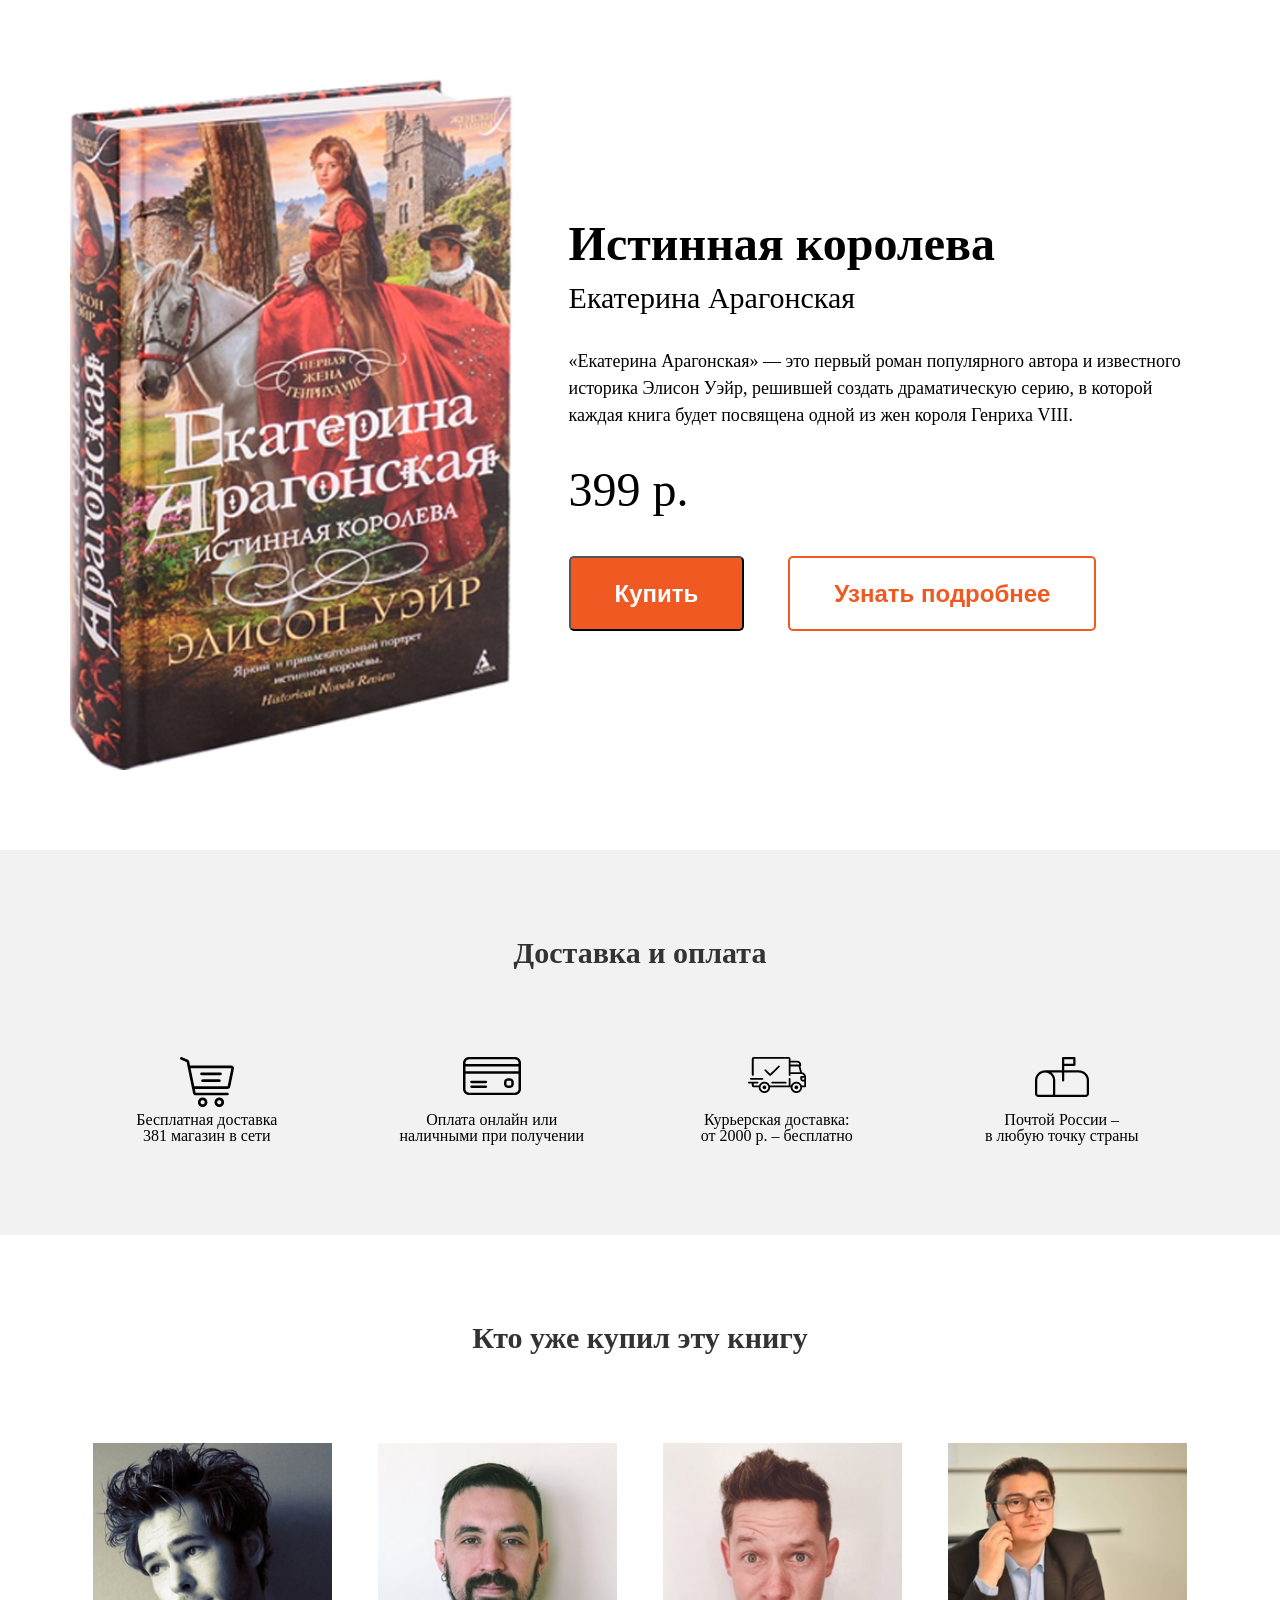
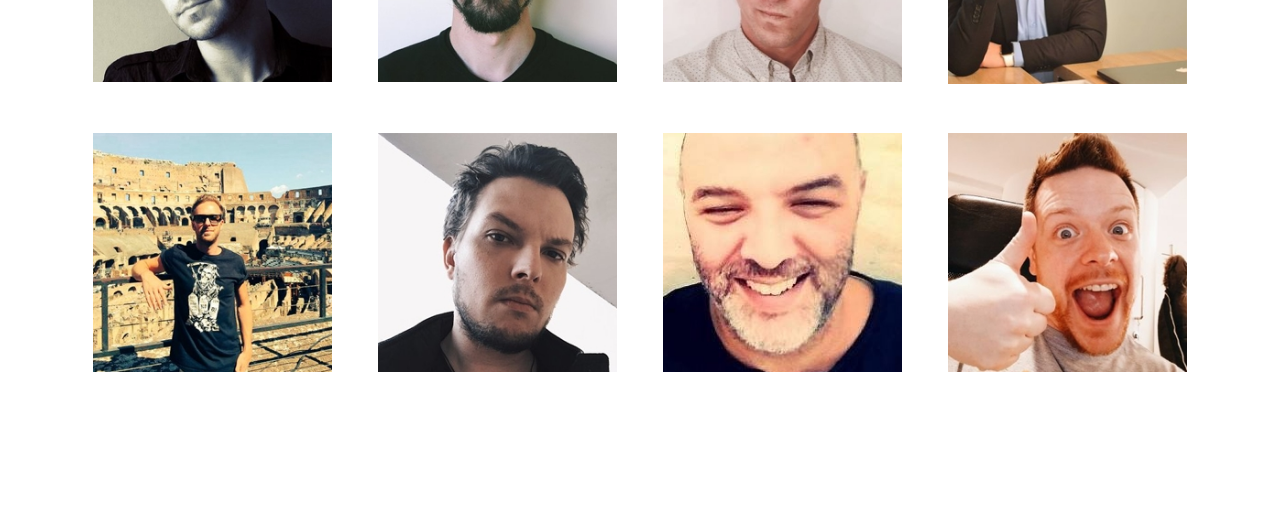
<file: index.html>
<!DOCTYPE HTML>
<html lang="ru">
<head>
		<!-- Global site tag (gtag.js) - Google Analytics -->
<script async src="https://www.googletagmanager.com/gtag/js?id=UA-132481207-1"></script>
<script>
  window.dataLayer = window.dataLayer || [];
  function gtag(){dataLayer.push(arguments);}
  gtag('js', new Date());

  gtag('config', 'UA-132481207-1');
</script>
	
<meta http-equiv="Content-Type" content="text/html; charset=utf-8">
<title>Вёрстка макета - Lesson 5</title>
<link href="css/style.css" type="text/css" rel="stylesheet">
<meta name="viewport" content="width=device-width, initial-scale=1.0, maximum-scale=1.0, user-scalable=no">
</head>	
<body>

	<!-- Yandex.Metrika counter -->
<script type="text/javascript" >
   (function(m,e,t,r,i,k,a){m[i]=m[i]||function(){(m[i].a=m[i].a||[]).push(arguments)};
   m[i].l=1*new Date();k=e.createElement(t),a=e.getElementsByTagName(t)[0],k.async=1,k.src=r,a.parentNode.insertBefore(k,a)})
   (window, document, "script", "https://mc.yandex.ru/metrika/tag.js", "ym");

   ym(51924680, "init", {
        id:51924680,
        clickmap:true,
        trackLinks:true,
        accurateTrackBounce:true
   });
</script>
<noscript><div><img src="https://mc.yandex.ru/watch/51924680" style="position:absolute; left:-9999px;" alt="" /></div></noscript>
<!-- /Yandex.Metrika counter -->
	
	<div class="wrapper">
		<header class="header">
			<div class="book">
				<img src="img/book.jpg" alt="Обложка книги">
			</div>
			<!-- /.book -->
			<div class="text">
				<h1>Истинная королева</h1>
				<h2>Екатерина Арагонская</h2>
				<p class="text__p">«Екатерина Арагонская» — это первый роман популярного автора и известного историка Элисон Уэйр, решившей создать драматическую серию, в которой каждая книга будет посвящена одной из жен короля Генриха VIII.</p>
				<p class="price">399 р.</p>
				<button class="button">Купить</button>
				<button class="button button-o">Узнать подробнее</button>
			</div>
			<!-- /.text -->
		</header>
		<!-- /.header -->
		<div class="conteiner-service">
			<div class="service">
				<h2>Доставка и оплата</h2>
				<div class="service-wrap clearfix">

					<div class="service-block">
						<div class="service-wrap__img">
							<img src="img/shopping-cart.png" alt="shopping-cart">
						</div> 					<!-- /.service-wrap__img -->
						<div class="sb-text">
							Бесплатная доставка <br>381 магазин в сети
						</div> <!-- /.sb-text -->
					</div> <!-- /.service-block -->

					<div class="service-block">
						<div class="service-wrap__img">
							<img src="img/credit-card.png" alt="credit-card">
						</div> 						<!-- /.service-wrap__img -->
						<div class="sb-text">
							Оплата онлайн или <br>наличными при получении
						</div> <!-- /.sb-text -->
					</div> <!-- /.service-block -->

					<div class="service-block">
						<div class="service-wrap__img">
							<img src="img/shipped.png" alt="shipped">
						</div> 						<!-- /.service-wrap__img -->
						<div class="sb-text">
							Курьерская доставка: <br>от 2000 р. – бесплатно
						</div> <!-- /.sb-text -->
					</div> <!-- /.service-block -->

					<div class="service-block">
						<div class="service-wrap__img">
							<img src="img/mailbox.png" alt="mailbox">
						</div> 						<!-- /.service-wrap__img -->
						<div class="sb-text">
							Почтой России – <br>в любую точку страны
						</div> <!-- /.sb-text -->
					</div> <!-- /.service-block -->

				</div> <!-- /.service-wrap -->
				
			</div> <!-- /.service -->
		</div> <!-- /.conteiner-service -->
		<div class="conteiner-clients">
			<div class="clients-wrap clearfix">
				<h2>Кто уже купил эту книгу</h2>
				<div class="client-foto">	
					<img src="img/man1.jpg" alt="man1">
				</div> 				<!-- /.client-foto -->
				<div class="client-foto">	
					<img src="img/man8.jpg" alt="man8">
				</div> 				<!-- /.client-foto -->
				<div class="client-foto">	
					<img src="img/man2.jpg" alt="man2">
				</div> 				<!-- /.client-foto -->
				<div class="client-foto">	
					<img src="img/man3.jpg" alt="man3">
				</div> 				<!-- /.client-foto -->
				<div class="client-foto">	
					<img src="img/man4.jpg" alt="man4">
				</div> 				<!-- /.client-foto -->
				<div class="client-foto">	
					<img src="img/man5.jpg" alt="man5">
				</div> 				<!-- /.client-foto -->
				<div class="client-foto">	
					<img src="img/man6.jpg" alt="man6">
				</div> 				<!-- /.client-foto -->
				<div class="client-foto">	
					<img src="img/man7.jpg" alt="man7">
				</div> 				<!-- /.client-foto -->

			</div>  			<!-- /.clients-wrap -->
		</div> 		<!-- /.conteiner-clients -->
	</div> <!-- /.wrapper -->
</body>
	
	
	
</html>
</file>
<file: css/style.css>
@import url(reset.css);

body{
	font-family: Tahoma;
}

.header{
	max-width: 1140px;
	margin: 77px auto;	
	padding: 0 5%;
}

.book{
	width: 39%;
	display: inline-block;
	vertical-align: middle;
	text-align: center;
}

.book img{
	width: 100%;
}

.text{
	width: 60%;
	display: inline-block;
	vertical-align: middle;
	box-sizing: border-box;
	padding-left: 50px;
	min-width: 605px;
}

.text h1{
	font-size: 48px;
	font-weight: 700;
	margin-bottom: 15px;
}

.text h2{
	font-size: 30px;
	font-weight: 400;
	margin-bottom: 35px;
}

.text__p{
	font-size: 18px;
	font-weight: 400;
	line-height: 27px;
	margin-bottom: 47px;
	
}

.price{
	font-size: 48px;
	font-weight: 400;
	line-height: 27px;
	margin-bottom: 53px;
}

.button:focus{
	outline: none;
}

.button{
	border-radius: 5px;
	background-color: #f05a22;
	text-align: center;
	color: #ffffff;
	font-size: 24px;
	font-weight: 700;
	line-height: 27px;
	padding: 22px 44px;
	cursor: pointer;
}

.button-o{
	border: 2px solid #f05a22;
	background-color: #fff;
	color: #f05a22;
	margin-left: 40px;
}

.conteiner-service{
	background-color: #f2f2f2;
}

.service, .clients-wrap{
	margin: 0 auto;
	text-align: center;
	max-width: 1140px;
}

.service h2{
	color: #333333;
	font-size: 30px;
	font-weight: 700;
	line-height: 27px;
	padding-top: 89px;
	padding-bottom: 91px;
}

.service-block{
	float: left;
	width: 24%;
	padding-right: 1%;
}

.service-wrap__img{
	min-height: 55px;
}

.clearfix::after{
	content: '';
	display: block;
	clear: both;
}

.service-wrap{
	padding-bottom: 91px;
}

.client-foto{
	float: left;
	width: 21%;
	padding: 2%;
	max-height: 261px;
}

.client-foto img{
	width: 100%;
}

.clients-wrap h2{
	color: #333333;
	font-size: 30px;
	font-weight: 700;
	line-height: 27px;
	padding-top: 89px;
	padding-bottom: 69px;
}

.clients-wrap{
	padding-bottom: 111px;
}
</file>
